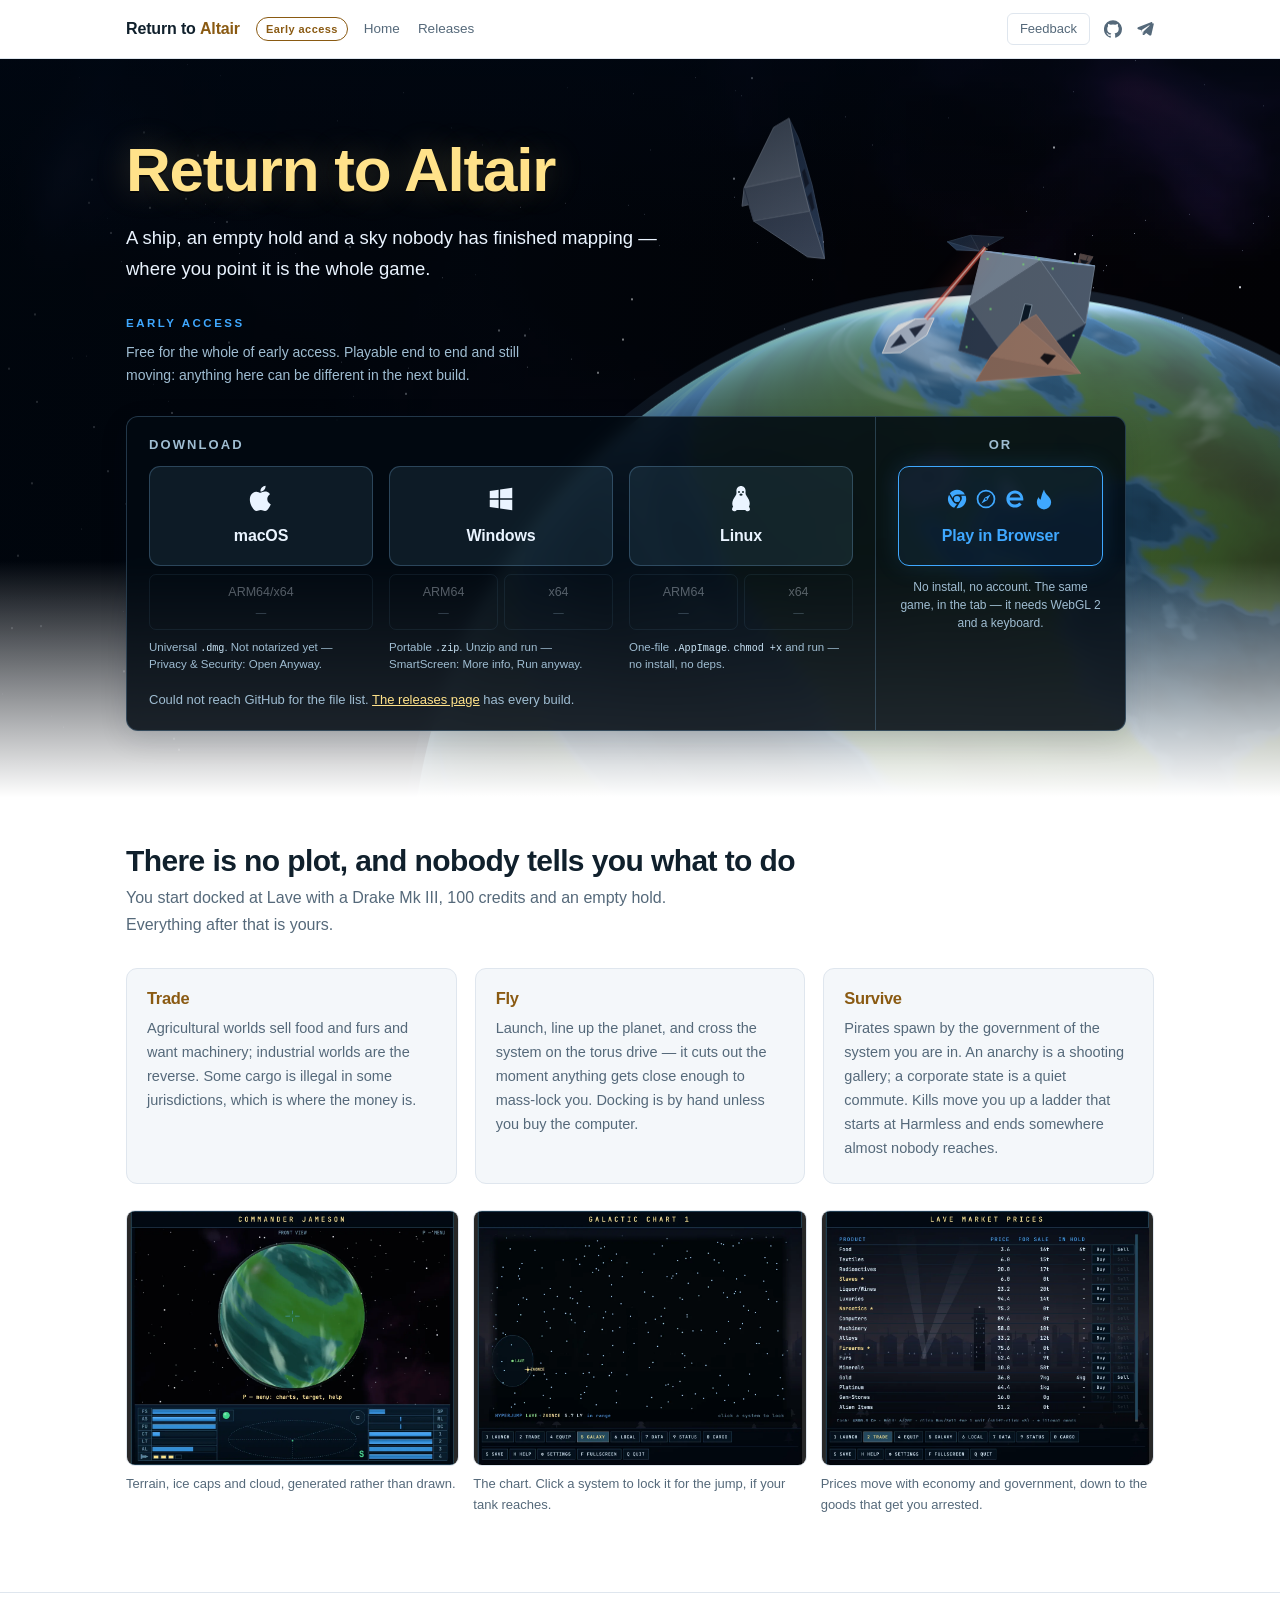
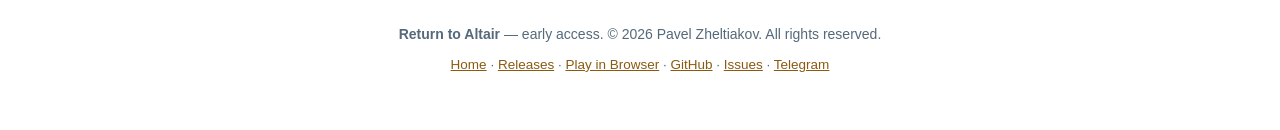
<file: index.html>
<!doctype html>
<html lang="en">
<head>
<meta charset="utf-8">
<meta name="viewport" content="width=device-width, initial-scale=1">
<title>Return to Altair — a ship, an empty hold, and somewhere to be</title>
<!-- The description and the card describe this game and name no other. That used to be a rule
     about advertising only — another game's name in a search snippet stops reading as
     attribution and starts reading as a borrowed audience — and it now holds for the whole
     page, footer included. -->
<meta name="description" content="An early-access space trading and combat game: buy low, jump, sell high, stay alive. Free for the whole of early access — macOS, Windows, Linux and the browser.">
<link rel="icon" href="data:image/svg+xml,%3Csvg xmlns='http://www.w3.org/2000/svg' viewBox='0 0 32 32'%3E%3Crect width='32' height='32' fill='%23000814'/%3E%3Cpath d='M16 4 L28 26 L16 21 L4 26 Z' fill='none' stroke='%23ffe28a' stroke-width='2' stroke-linejoin='round'/%3E%3C/svg%3E">
<meta property="og:title" content="Return to Altair">
<meta property="og:description" content="Trade, fly, survive. A space trading and combat game, free for the whole of early access — on every desktop and in a browser.">
<meta property="og:type" content="website">
<link rel="stylesheet" href="header.css">
<link rel="stylesheet" href="site.css">
</head>
<body data-page="home">

<!-- The shared header. Same markup, same class names and the same header.css as the other sites
     in this family — brand and page links left, feedback and the outbound icons right. -->
<header class="bar"><nav class="nav" aria-label="Site">
  <!-- The non-breaking space is load-bearing: .brand is a flex row, and a flex container trims the
       trailing whitespace off a bare text node — so "Return to" and "Altair" would run together. -->
  <a class="brand" href="index.html" title="Home">Return to&nbsp;<span>Altair</span></a>
  <!-- The version is filled in from the newest release by site.js. Written here as the phase
       alone because a number typed into a page is a number that goes stale in it: this badge
       still read 0.1.0-alpha.1 two releases after that stopped being true, on the same page
       whose panel underneath was naming the right one.

       The phase is spelled out rather than repeated. It used to read "0.1.0-alpha.1 · alpha",
       which says alpha twice — once in the tag, where it is part of the version, and once
       after it, where it was meant to say what the version means. "Early access" is what it
       was trying to say, and is the same two words the hero and the download panel use. -->
  <span class="tag" data-version>Early access</span>
  <div class="links">
    <a href="index.html">Home</a>
    <a href="releases.html">Releases</a>
  </div>
  <div class="links tools">
    <details class="fb">
      <summary>Feedback</summary>
      <div class="fb-pop">
        <a href="https://github.com/pavel-zheltiakov/ReturnToAltair/issues"><svg viewBox="0 0 24 24" aria-hidden="true"><path d="M12 .3a12 12 0 0 0-3.8 23.4c.6.1.8-.3.8-.6v-2c-3.3.7-4-1.6-4-1.6-.5-1.4-1.3-1.8-1.3-1.8-1.1-.7 0-.7 0-.7 1.2 0 1.9 1.2 1.9 1.2 1 1.8 2.8 1.3 3.5 1 0-.8.4-1.3.7-1.6-2.7-.3-5.5-1.3-5.5-6 0-1.2.5-2.3 1.2-3.1-.1-.3-.5-1.5.1-3.2 0 0 1-.3 3.4 1.2a11.5 11.5 0 0 1 6 0c2.3-1.5 3.3-1.2 3.3-1.2.6 1.7.2 2.9.1 3.2.8.8 1.2 1.9 1.2 3.1 0 4.7-2.8 5.7-5.5 6 .4.4.8 1.1.8 2.2v3.3c0 .3.2.7.8.6A12 12 0 0 0 12 .3"/></svg><span><b>GitHub Issues</b><small>A crash, a ship that flies wrong, a price that looks off — in the open, where the answer helps the next commander.</small></span></a>
        <a href="https://t.me/avadevtools/202"><svg viewBox="0 0 24 24" aria-hidden="true"><path d="M21.9 4.6c.3-1.2-.9-2.2-2-1.7L2.7 9.7c-1.2.5-1.1 2.2.1 2.6l4.4 1.4 1.7 5.5c.3 1 1.6 1.3 2.3.5l2.4-2.5 4.5 3.3c.9.6 2.1.2 2.4-.9l3.4-14.9zM8.2 12.9l9.4-5.8c.4-.2.7.3.4.6l-7.7 7.2c-.3.3-.5.6-.5 1l-.3 2.3c0 .3-.5.4-.6.1l-1.1-3.7c-.2-.6.1-1.3.4-1.7z"/></svg><span><b>Telegram</b><small>The game's topic in the AvaDevTools group, for anything shorter than an issue.</small></span></a>
      </div>
    </details>
    <a class="nav-ico" href="https://github.com/pavel-zheltiakov/ReturnToAltair" title="GitHub" aria-label="GitHub"><svg viewBox="0 0 24 24" aria-hidden="true"><path d="M12 .3a12 12 0 0 0-3.8 23.4c.6.1.8-.3.8-.6v-2c-3.3.7-4-1.6-4-1.6-.5-1.4-1.3-1.8-1.3-1.8-1.1-.7 0-.7 0-.7 1.2 0 1.9 1.2 1.9 1.2 1 1.8 2.8 1.3 3.5 1 0-.8.4-1.3.7-1.6-2.7-.3-5.5-1.3-5.5-6 0-1.2.5-2.3 1.2-3.1-.1-.3-.5-1.5.1-3.2 0 0 1-.3 3.4 1.2a11.5 11.5 0 0 1 6 0c2.3-1.5 3.3-1.2 3.3-1.2.6 1.7.2 2.9.1 3.2.8.8 1.2 1.9 1.2 3.1 0 4.7-2.8 5.7-5.5 6 .4.4.8 1.1.8 2.2v3.3c0 .3.2.7.8.6A12 12 0 0 0 12 .3"/></svg></a>
    <a class="nav-ico" href="https://t.me/avadevtools/202" title="Telegram" aria-label="Telegram"><svg viewBox="0 0 24 24" aria-hidden="true"><path d="M21.9 4.6c.3-1.2-.9-2.2-2-1.7L2.7 9.7c-1.2.5-1.1 2.2.1 2.6l4.4 1.4 1.7 5.5c.3 1 1.6 1.3 2.3.5l2.4-2.5 4.5 3.3c.9.6 2.1.2 2.4-.9l3.4-14.9zM8.2 12.9l9.4-5.8c.4-.2.7.3.4.6l-7.7 7.2c-.3.3-.5.6-.5 1l-.3 2.3c0 .3-.5.4-.6.1l-1.1-3.7c-.2-.6.1-1.3.4-1.7z"/></svg></a>
  </div>
</nav></header>

<div class="hero-wrap">
  <!-- The scene is the game's own ships and station, flown live. It is decoration and nothing on
       the page depends on it, so it is hidden from assistive technology and every word over it is
       real text. Without script the canvas stays empty and the hero is dark blue — which is what
       the gradients above it already assume. -->
  <canvas id="scene" aria-hidden="true"></canvas>

  <div class="hero">
    <h1>Return to Altair</h1>
    <!-- One sentence, and deliberately about nothing in particular: it has to still be true of
         whatever this game turns into, so it names what a player has rather than what the
         universe contains. Nothing about scale is claimed here until it is claimed for good. -->
    <p class="lede">
      A ship, an empty hold and a sky nobody has finished mapping — where you point it is the
      whole game.
    </p>
    <!-- The caveat, and the only label the hero carries. It used to sit above the wordmark listing
         the platforms as well, which the three buttons below already say in their own logos — so
         the line kept the two words that are not written anywhere else on the page and came down
         to where the sentence it qualifies is. "Free" then left the label for the sentence: alone
         in a badge it reads as a property of the game and promises something about every build
         there will ever be, and what is actually true is a fact about this phase — which needs a
         sentence, because a phase has to be named. -->
    <p class="eyebrow">Early access</p>
    <p class="note">
      Free for the whole of early access. Playable end to end and still moving: anything here can
      be different in the next build.
    </p>

    <!-- The offer, both halves of it, side by side and both above the fold. Play in Browser was
         under the hero and came out at 880 pixels down a 813-pixel window — the free half of the
         offer, on the page nobody scrolled to. There is a column's worth of room to the right of
         the panel, so it goes there. -->
    <div class="offer">

    <!-- Three platforms, six files, nothing to answer first. The big button is the platform and
         gives the build most people on it want; the two under it are the architectures, each
         naming what it is and what it weighs. Every link is filled in by site.js from the newest
         release, so no version or filename is written down here. -->
    <div class="get">
      <h2>Download</h2>

      <div class="oses">

        <div class="os">
          <a class="os-btn" data-build="macos-universal" href="https://github.com/pavel-zheltiakov/ReturnToAltair/releases/latest">
            <svg viewBox="0 0 24 24" aria-hidden="true"><path d="M17.05 12.04c-.03-2.6 2.12-3.85 2.22-3.91-1.21-1.77-3.09-2.01-3.76-2.04-1.6-.16-3.12.94-3.93.94-.81 0-2.06-.92-3.39-.9-1.74.03-3.35 1.01-4.25 2.57-1.81 3.14-.46 7.79 1.3 10.34.86 1.25 1.89 2.65 3.24 2.6 1.3-.05 1.79-.84 3.36-.84 1.57 0 2.01.84 3.39.81 1.4-.02 2.28-1.27 3.13-2.53.99-1.45 1.4-2.85 1.42-2.92-.03-.01-2.72-1.04-2.75-4.12M14.6 4.6c.71-.87 1.19-2.07 1.06-3.27-1.02.04-2.26.68-3 1.54-.66.77-1.24 2-1.08 3.18 1.14.09 2.31-.58 3.02-1.45"/></svg>
            <b>macOS</b>
          </a>
          <!-- One file, so one link. Two rows here would be the same download twice with two
               different labels, which is a question where there was no choice to make. -->
          <div class="tabs">
            <a class="tab" data-build="macos-universal" href="#">ARM64/x64<i data-size></i></a>
          </div>
          <!-- One line each, and the extension is the first thing on it: it is a fact about the
               platform rather than about either architecture, so it belongs here once and not on
               both tabs twice. What a visitor needs before clicking is what the file is and what
               the operating system will say when they open it; the reasoning is in the release
               notes, which is where somebody who wants it is already going. -->
          <p class="os-hint">Universal <code>.dmg</code>. Not notarized yet — Privacy&nbsp;&amp;&nbsp;Security: Open Anyway.</p>
        </div>

        <div class="os">
          <a class="os-btn" data-build="windows-x64" href="https://github.com/pavel-zheltiakov/ReturnToAltair/releases/latest">
            <svg viewBox="0 0 24 24" aria-hidden="true"><path d="M3 5.6 10.1 4.6v6.8H3zM11.3 4.4 21 3v8.4h-9.7zM3 12.6h7.1v6.8L3 18.4zM11.3 12.6H21V21l-9.7-1.4z"/></svg>
            <b>Windows</b>
          </a>
          <div class="tabs">
            <a class="tab" data-build="windows-arm64" href="#">ARM64<i data-size></i></a>
            <a class="tab" data-build="windows-x64" href="#">x64<i data-size></i></a>
          </div>
          <p class="os-hint">Portable <code>.zip</code>. Unzip and run — SmartScreen: More info, Run anyway.</p>
        </div>

        <div class="os">
          <a class="os-btn" data-build="linux-x64" href="https://github.com/pavel-zheltiakov/ReturnToAltair/releases/latest">
            <!-- The eyes are holes rather than shapes: fill-rule="evenodd" lets the button's own
                 background through them, so the penguin follows the text colour on hover. -->
            <svg viewBox="0 0 24 24" aria-hidden="true"><path fill-rule="evenodd" d="M12 1.6c-2.1 0-3.7 1.7-3.7 3.9 0 .6.1 1.1.1 1.6 0 .9-.3 1.6-.9 2.4C6 11.6 5 13.5 5 15.5c0 1 .2 1.8.7 2.4-.5.8-.9 1.6-.9 2.3 0 .9.7 1.5 1.8 1.5.9 0 1.6-.4 2-1h6.8c.4.6 1.1 1 2 1 1.1 0 1.8-.6 1.8-1.5 0-.7-.4-1.5-.9-2.3.5-.6.7-1.4.7-2.4 0-2-1-3.9-2.5-6-.6-.8-.9-1.5-.9-2.4 0-.5.1-1 .1-1.6 0-2.2-1.6-3.9-3.7-3.9ZM10.4 5.5a.8.8 0 1 0 0 1.6.8.8 0 0 0 0-1.6ZM13.6 5.5a.8.8 0 1 0 0 1.6.8.8 0 0 0 0-1.6ZM12 7.3l1.5 1.2c-.4.5-.9.8-1.5.8s-1.1-.3-1.5-.8L12 7.3Z"/></svg>
            <b>Linux</b>
          </a>
          <div class="tabs">
            <a class="tab" data-build="linux-arm64" href="#">ARM64<i data-size></i></a>
            <a class="tab" data-build="linux-x64" href="#">x64<i data-size></i></a>
          </div>
          <p class="os-hint">One-file <code>.AppImage</code>. <code>chmod +x</code> and run — no install, no deps.</p>
        </div>

      </div>

      <p class="dl-note" id="download-note">Looking up the newest build…</p>
    </div>

      <!-- Built like a platform button and standing on the same line as the three of them, because
           that is what it is: a fourth way to get the game, and the one that asks for nothing. Its
           own colour, so it is not mistaken for a fourth operating system. -->
      <div class="play-side">
        <h2>Or</h2>
        <!-- Four marks instead of one, because the answer to "will it run on mine" is the whole
             point of this button, and the other three buttons answer it with a logo too. Drawn
             here rather than fetched: simplified silhouettes in the page's own colour, so there is
             no brand artwork on this site and no request to a CDN to render it.

             Twenty-two pixels is the whole budget, and it is what decides which simplification is
             allowed. Chrome and Safari survive it because each is one bold outline with a single
             cut through it. Edge's wave and Firefox's fox do not: traced faithfully they arrive as
             two grey smudges, which answers the question with a shape nobody can name. So the two
             of them are drawn as the thing each browser is called instead of the thing its current
             logo is — the letter and the flame — which is what a reader has to recognise anyway,
             and which is still legible at this size. -->
        <a class="play" href="play/">
          <span class="browsers" aria-hidden="true">
            <svg viewBox="0 0 24 24"><path d="M12 2a10 10 0 0 1 8.66 5H12.5a5.5 5.5 0 0 0-5.28 4L4.2 5.8A9.97 9.97 0 0 1 12 2Z"/><path d="M3.35 7.35 7.4 14.4a5.5 5.5 0 0 0 4.55 3.08L8.9 21.6A10 10 0 0 1 3.35 7.35Z"/><path d="M21.4 8.5A10 10 0 0 1 12 22h-.6l4.06-7.03A5.5 5.5 0 0 0 16.6 8.5Z"/><circle cx="12" cy="12" r="3.4"/></svg>
            <svg viewBox="0 0 24 24"><path fill-rule="evenodd" d="M12 1.8a10.2 10.2 0 1 0 0 20.4 10.2 10.2 0 0 0 0-20.4Zm0 1.9a8.3 8.3 0 1 1 0 16.6 8.3 8.3 0 0 1 0-16.6Z"/><path d="M17 7 10.6 10.6 7 17l6.4-3.6L17 7Zm-5 4a1 1 0 1 1 0 2 1 1 0 0 1 0-2Z"/></svg>
            <svg viewBox="0 0 24 24"><path fill-rule="evenodd" d="M12 2.6C6.8 2.6 2.6 6.8 2.6 12S6.8 21.4 12 21.4c3 0 5.6-1.4 7.3-3.5l-2.6-2a6.1 6.1 0 0 1-4.7 2.2 6.1 6.1 0 0 1-5.9-4.5h14.9c.1-.5.1-1 .1-1.6 0-5.2-4-9.4-9.1-9.4Zm-5.9 7.7A6.1 6.1 0 0 1 12 6.1a6.1 6.1 0 0 1 5.9 4.2H6.1Z"/></svg>
            <svg viewBox="0 0 24 24"><path d="M12 1.6c.7 3.2 2.4 5 4.2 6.9 2 2.1 3.6 4.2 3.6 7.1a7.8 7.8 0 0 1-15.6 0c0-2.3.9-4.1 2.2-5.7.2 1.4.8 2.4 1.9 2.9.8-3.6 1.7-7.3 3.7-11.2Z"/></svg>
          </span>
          <b>Play in Browser</b>
        </a>
        <p class="play-note">
          No install, no account. The same game, in the tab — it needs WebGL&nbsp;2 and a keyboard.
        </p>
      </div>

    </div>
  </div>
</div>

<section><div class="wrap">
  <h2 class="sec-h">There is no plot, and nobody tells you what to do</h2>
  <p class="sub">
    You start docked at Lave with a Drake Mk III, 100 credits and an empty hold. Everything after
    that is yours.
  </p>

  <div class="grid">
    <div class="card">
      <h3>Trade</h3>
      <p>
        Agricultural worlds sell food and furs and want machinery; industrial worlds are the
        reverse. Some cargo is illegal in some jurisdictions, which is where the money is.
      </p>
    </div>
    <div class="card">
      <h3>Fly</h3>
      <p>
        Launch, line up the planet, and cross the system on the torus drive — it cuts out the
        moment anything gets close enough to mass-lock you. Docking is by hand unless you buy the
        computer.
      </p>
    </div>
    <div class="card">
      <h3>Survive</h3>
      <p>
        Pirates spawn by the government of the system you are in. An anarchy is a shooting gallery;
        a corporate state is a quiet commute. Kills move you up a ladder that starts at Harmless
        and ends somewhere almost nobody reaches.
      </p>
    </div>
  </div>

  <div class="shots">
    <figure>
      <img src="screenshots/flight.webp" alt="Approaching a planet in flight, with the dashboard and scanner below" loading="lazy" width="1120" height="860">
      <figcaption>Terrain, ice caps and cloud, generated rather than drawn.</figcaption>
    </figure>
    <figure>
      <img src="screenshots/chart.webp" alt="The galactic chart showing all 256 systems of galaxy one" loading="lazy" width="1120" height="860">
      <figcaption>The chart. Click a system to lock it for the jump, if your tank reaches.</figcaption>
    </figure>
    <figure>
      <img src="screenshots/market.webp" alt="The market prices screen at Lave" loading="lazy" width="1120" height="860">
      <figcaption>Prices move with economy and government, down to the goods that get you arrested.</figcaption>
    </figure>
  </div>
</div></section>

<footer>
  <!-- A footer is read years after it is written, so it says only what does not expire: the name
       of the thing, where it is in its life, and one copyright line. It used to carry a
       paragraph of provenance and a claim about price — a description of how the project stands
       today, written in the tense of a promise. What a build costs is a fact about that build,
       and it belongs next to the button that hands it over. The author is named once, here, and
       nowhere else on the page. Comments ship too: this one is in the published source. -->
  <p>
    <strong>Return to Altair</strong> — early access.
    © 2026 Pavel Zheltiakov. All rights reserved.
  </p>
  <p class="thin">
    <a href="index.html">Home</a> ·
    <a href="releases.html">Releases</a> ·
    <a href="play/">Play in Browser</a> ·
    <a href="https://github.com/pavel-zheltiakov/ReturnToAltair">GitHub</a> ·
    <a href="https://github.com/pavel-zheltiakov/ReturnToAltair/issues">Issues</a> ·
    <a href="https://t.me/avadevtools/202">Telegram</a>
  </p>
</footer>

<script src="ships.js" defer></script>
<script src="scene.js" defer></script>
<script src="site.js" defer></script>
</body>
</html>
</file>
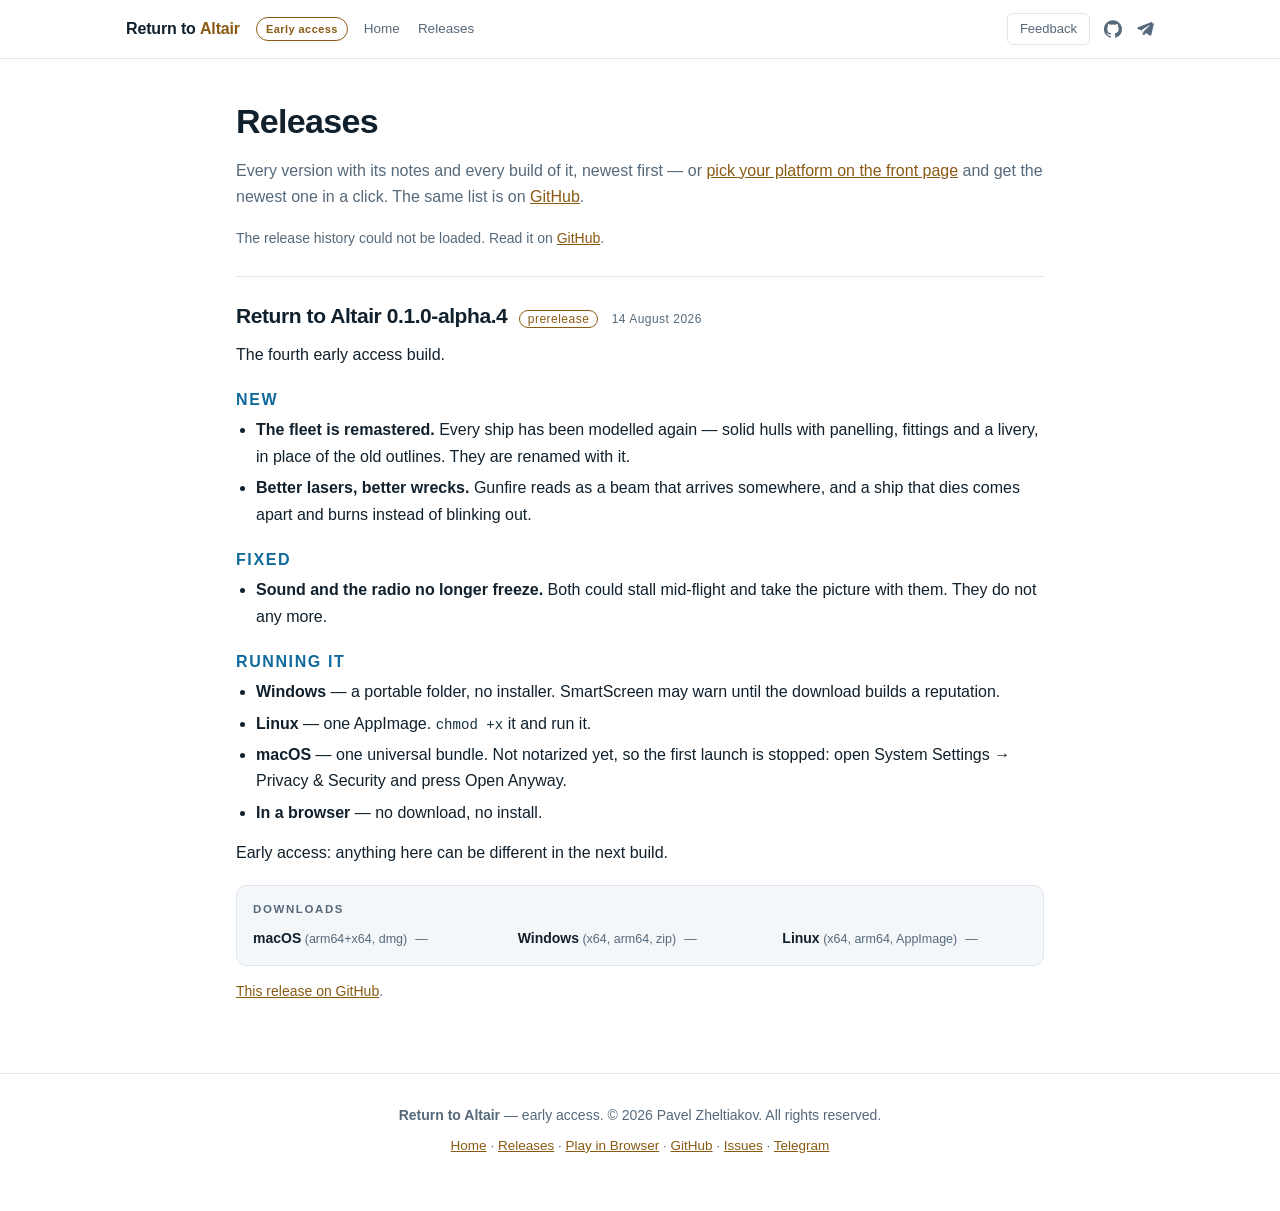
<file: releases.html>
<!doctype html>
<html lang="en">
<head>
<meta charset="utf-8">
<meta name="viewport" content="width=device-width, initial-scale=1">
<title>Releases — Return to Altair</title>
<meta name="description" content="Every version of Return to Altair with its notes and every build of it, newest first.">
<link rel="icon" href="data:image/svg+xml,%3Csvg xmlns='http://www.w3.org/2000/svg' viewBox='0 0 32 32'%3E%3Crect width='32' height='32' fill='%23000814'/%3E%3Cpath d='M16 4 L28 26 L16 21 L4 26 Z' fill='none' stroke='%23ffe28a' stroke-width='2' stroke-linejoin='round'/%3E%3C/svg%3E">
<link rel="stylesheet" href="header.css">
<link rel="stylesheet" href="site.css">
<script src="releases-local.js"></script>
</head>
<body data-page="releases">

<!-- The shared header. Same markup, same class names and the same header.css as every other page. -->
<header class="bar"><nav class="nav" aria-label="Site">
  <a class="brand" href="index.html" title="Home">Return to&nbsp;<span>Altair</span></a>
  <!-- Filled in from the newest release by site.js — see the note in index.html. -->
  <span class="tag" data-version>Early access</span>
  <div class="links">
    <a href="index.html">Home</a>
    <a href="releases.html">Releases</a>
  </div>
  <div class="links tools">
    <details class="fb">
      <summary>Feedback</summary>
      <div class="fb-pop">
        <a href="https://github.com/pavel-zheltiakov/ReturnToAltair/issues"><svg viewBox="0 0 24 24" aria-hidden="true"><path d="M12 .3a12 12 0 0 0-3.8 23.4c.6.1.8-.3.8-.6v-2c-3.3.7-4-1.6-4-1.6-.5-1.4-1.3-1.8-1.3-1.8-1.1-.7 0-.7 0-.7 1.2 0 1.9 1.2 1.9 1.2 1 1.8 2.8 1.3 3.5 1 0-.8.4-1.3.7-1.6-2.7-.3-5.5-1.3-5.5-6 0-1.2.5-2.3 1.2-3.1-.1-.3-.5-1.5.1-3.2 0 0 1-.3 3.4 1.2a11.5 11.5 0 0 1 6 0c2.3-1.5 3.3-1.2 3.3-1.2.6 1.7.2 2.9.1 3.2.8.8 1.2 1.9 1.2 3.1 0 4.7-2.8 5.7-5.5 6 .4.4.8 1.1.8 2.2v3.3c0 .3.2.7.8.6A12 12 0 0 0 12 .3"/></svg><span><b>GitHub Issues</b><small>A crash, a ship that flies wrong, a price that looks off — in the open, where the answer helps the next commander.</small></span></a>
        <a href="https://t.me/avadevtools/202"><svg viewBox="0 0 24 24" aria-hidden="true"><path d="M21.9 4.6c.3-1.2-.9-2.2-2-1.7L2.7 9.7c-1.2.5-1.1 2.2.1 2.6l4.4 1.4 1.7 5.5c.3 1 1.6 1.3 2.3.5l2.4-2.5 4.5 3.3c.9.6 2.1.2 2.4-.9l3.4-14.9zM8.2 12.9l9.4-5.8c.4-.2.7.3.4.6l-7.7 7.2c-.3.3-.5.6-.5 1l-.3 2.3c0 .3-.5.4-.6.1l-1.1-3.7c-.2-.6.1-1.3.4-1.7z"/></svg><span><b>Telegram</b><small>The game's topic in the AvaDevTools group, for anything shorter than an issue.</small></span></a>
      </div>
    </details>
    <a class="nav-ico" href="https://github.com/pavel-zheltiakov/ReturnToAltair" title="GitHub" aria-label="GitHub"><svg viewBox="0 0 24 24" aria-hidden="true"><path d="M12 .3a12 12 0 0 0-3.8 23.4c.6.1.8-.3.8-.6v-2c-3.3.7-4-1.6-4-1.6-.5-1.4-1.3-1.8-1.3-1.8-1.1-.7 0-.7 0-.7 1.2 0 1.9 1.2 1.9 1.2 1 1.8 2.8 1.3 3.5 1 0-.8.4-1.3.7-1.6-2.7-.3-5.5-1.3-5.5-6 0-1.2.5-2.3 1.2-3.1-.1-.3-.5-1.5.1-3.2 0 0 1-.3 3.4 1.2a11.5 11.5 0 0 1 6 0c2.3-1.5 3.3-1.2 3.3-1.2.6 1.7.2 2.9.1 3.2.8.8 1.2 1.9 1.2 3.1 0 4.7-2.8 5.7-5.5 6 .4.4.8 1.1.8 2.2v3.3c0 .3.2.7.8.6A12 12 0 0 0 12 .3"/></svg></a>
    <a class="nav-ico" href="https://t.me/avadevtools/202" title="Telegram" aria-label="Telegram"><svg viewBox="0 0 24 24" aria-hidden="true"><path d="M21.9 4.6c.3-1.2-.9-2.2-2-1.7L2.7 9.7c-1.2.5-1.1 2.2.1 2.6l4.4 1.4 1.7 5.5c.3 1 1.6 1.3 2.3.5l2.4-2.5 4.5 3.3c.9.6 2.1.2 2.4-.9l3.4-14.9zM8.2 12.9l9.4-5.8c.4-.2.7.3.4.6l-7.7 7.2c-.3.3-.5.6-.5 1l-.3 2.3c0 .3-.5.4-.6.1l-1.1-3.7c-.2-.6.1-1.3.4-1.7z"/></svg></a>
  </div>
</nav></header>

<section class="releases">
  <h2>Releases</h2>
  <p class="lede">
    Every version with its notes and every build of it, newest first — or
    <a href="index.html">pick your platform on the front page</a> and get the newest one in a click.
    The same list is on <a href="https://github.com/pavel-zheltiakov/ReturnToAltair/releases">GitHub</a>.
  </p>

  <!-- Filled by site.js from the GitHub API, with the release being prepared — which has no tag
       yet, and so no GitHub release — from releases-local.js in front of it. Without script this
       paragraph is what remains, and it goes somewhere useful. -->
  <div id="releases" class="rel-list">
    <p class="footnote">
      Loading the release history… if it does not appear, read it on
      <a href="https://github.com/pavel-zheltiakov/ReturnToAltair/releases">GitHub</a>.
    </p>
  </div>
</section>

<footer>
  <p>
    <strong>Return to Altair</strong> — early access.
    © 2026 Pavel Zheltiakov. All rights reserved.
  </p>
  <p class="thin">
    <a href="index.html">Home</a> ·
    <a href="releases.html">Releases</a> ·
    <a href="play/">Play in Browser</a> ·
    <a href="https://github.com/pavel-zheltiakov/ReturnToAltair">GitHub</a> ·
    <a href="https://github.com/pavel-zheltiakov/ReturnToAltair/issues">Issues</a> ·
    <a href="https://t.me/avadevtools/202">Telegram</a>
  </p>
</footer>

<script src="site.js" defer></script>
</body>
</html>
</file>
<file: header.css>
/*
 * The shared header — one component, used by every page of every one of these projects.
 *
 * Structure and class names are the ones AvaDevTools uses, so the two sites read as the same product
 * family: brand and the page's own links on the left, feedback and the outbound icons pushed to the
 * right. Nothing here names a colour. Every value comes from a custom property the host stylesheet
 * defines, which is why the identical markup renders in this site's green palette and in AvaDevTools'
 * blue one without a fork.
 *
 * Required from the host: --bar (the bar's height) and --bg-alt --panel --line --text --dim --accent.
 *
 * The feedback popup is a <details>. Disclosure is something HTML already does, so the header needs no
 * script — which matters, because the generated reference pages have none and are meant to keep working
 * from a file:// URL.
 */

.bar {
  position: sticky;
  top: 0;
  z-index: 20;
  background: var(--panel);
  border-bottom: 1px solid var(--line);
}

.bar .nav {
  display: flex;
  align-items: center;
  gap: 16px;
  height: var(--bar);
  padding: 0 22px;
}

.brand {
  display: flex;
  align-items: center;
  font-weight: 650;
  font-size: 16px;
  letter-spacing: -0.01em;
  color: var(--text);
  text-decoration: none;
  white-space: nowrap;
}

/* No gap on .brand — a name split across two spans is one word, and a gap would put a space inside it.
   The dot, where a site uses one, carries its own margin. */
.brand .dot {
  width: 10px;
  height: 10px;
  margin-right: 9px;
  border-radius: 50%;
  background: var(--accent);
  box-shadow: 0 0 10px var(--accent);
}

.brand span { color: var(--accent); }

.tag {
  font-size: 11px;
  font-weight: 600;
  letter-spacing: 0.04em;
  color: var(--accent);
  border: 1px solid var(--accent);
  border-radius: 999px;
  padding: 2px 9px;
  white-space: nowrap;
}

/* Direct children only. The popup hanging off the feedback button is full of prose that has to wrap,
   and it lives inside .links — so a descendant selector here would set nowrap on it and push it off
   the side of the screen. */
.bar .links { display: flex; align-items: center; gap: 18px; }
.bar .links > a { color: var(--dim); text-decoration: none; font-size: 13.5px; white-space: nowrap; }
.bar .links > a:hover { color: var(--text); }

.bar .tools { margin-left: auto; gap: 14px; }

.nav-ico { display: flex; align-items: center; color: var(--dim); }
.nav-ico svg { width: 18px; height: 18px; fill: currentColor; }
.nav-ico:hover { color: var(--text); }

/* ---- feedback ---- */

.fb { position: relative; }

.fb > summary {
  list-style: none;
  cursor: pointer;
  user-select: none;
  padding: 4px 12px;
  font-size: 13px;
  color: var(--dim);
  border: 1px solid var(--line);
  border-radius: 6px;
}

.fb > summary::-webkit-details-marker { display: none; }
.fb > summary:hover, .fb[open] > summary { color: var(--text); border-color: var(--accent); }

.fb-pop {
  position: absolute;
  top: calc(100% + 10px);
  right: 0;
  z-index: 30;
  width: 274px;
  padding: 6px;
  background: var(--panel);
  border: 1px solid var(--line);
  border-radius: 10px;
  box-shadow: 0 12px 32px rgb(0 0 0 / 35%);
}

.fb-pop a {
  display: flex;
  gap: 10px;
  align-items: flex-start;
  padding: 9px 10px;
  border-radius: 7px;
  color: var(--text);
  font-size: 13.5px;
  text-decoration: none;
}

.fb-pop a:hover { background: var(--bg-alt); }
.fb-pop a > span { min-width: 0; }
.fb-pop svg { width: 17px; height: 17px; fill: var(--dim); flex: none; margin-top: 2px; }
.fb-pop a:hover svg { fill: var(--accent); }
.fb-pop b { display: block; font-weight: 600; line-height: 1.35; }
.fb-pop small { display: block; margin-top: 1px; color: var(--dim); font-size: 12px; line-height: 1.45; }

/* ---- narrow ----
   The page links drop to their own row; the brand and the outbound links stay on the first one, because
   those are the two things worth reaching without thinking. */

/* The bar is two rows below this width, so --bar — which is what anything scrolling to an anchor subtracts —
   has to grow with it. That override lives in site.css and api.css rather than here, because both of them
   load after this file and would otherwise put the 58px back. */

@media (max-width: 860px) {
  .bar .nav { flex-wrap: wrap; height: auto; padding: 10px 16px; row-gap: 10px; }
  .bar .links:not(.tools) { order: 1; width: 100%; gap: 16px; flex-wrap: wrap; row-gap: 8px; }
  .fb-pop { width: min(274px, calc(100vw - 32px)); }
}
</file>
<file: site.css>
/*
 * The landing page and the releases page. One stylesheet, no framework, no build step — the same
 * arrangement as the other sites in this family, and the same header.css above it.
 *
 * The palette is the game's own, from web/style.css: a near-black blue, a HUD cyan, and the gold
 * the wordmark is drawn in. Gold is the accent because gold is what the title screen says the
 * product is called in; cyan belongs to the instruments and is used here for the same job — the
 * thing that lights up when you touch it.
 *
 * Dark by default, because the game is a black screen. The reader's own setting still wins for the
 * body of the page: someone in light mode reading release notes has been told nothing by a black
 * page except that the page does not care about them. The hero is the exception and fixes its own
 * colours, because it stands on a canvas that is night whatever the reader prefers.
 */

:root {
  --bg: #000814;
  --bg-alt: #04101d;
  --panel: #020a12;
  --line: #16324a;
  --text: #d7eeff;
  --dim: #7ea3ba;
  --accent: #ffe28a;
  --accent-ink: #1a1103;
  --glow: #3fa8ff;
  --bad: #ff5a5a;
  --code: #cbe6f8;
  --codebg: #010810;
  --shadow: 0 10px 34px rgb(0 0 0 / 55%);
  --bar: 58px;
}

@media (prefers-color-scheme: light) {
  :root {
    --bg: #ffffff;
    --bg-alt: #f4f7fa;
    --panel: #ffffff;
    --line: #dfe6ee;
    --text: #10202c;
    --dim: #55697a;
    /* Gold on white is not a colour, it is a smudge. The accent keeps its identity by going
       down rather than by changing hue — the same bronze the wordmark's shadow uses. */
    --accent: #8a5a12;
    --accent-ink: #ffffff;
    --glow: #106a9c;
    --bad: #b3241f;
    --code: #16303f;
    --codebg: #f1f5f8;
    --shadow: 0 8px 28px rgb(12 26 40 / 12%);
  }
}

* { box-sizing: border-box; }

body {
  margin: 0;
  background: var(--bg);
  color: var(--text);
  font: 16px/1.65 -apple-system, BlinkMacSystemFont, "Segoe UI", Roboto, Helvetica, Arial, sans-serif;
  -webkit-font-smoothing: antialiased;
}

img { max-width: 100%; height: auto; display: block; }
a { color: var(--accent); }
h1, h2, h3 { letter-spacing: -0.02em; line-height: 1.2; }

code {
  font-family: ui-monospace, SFMono-Regular, "SF Mono", Menlo, Consolas, monospace;
  font-size: 0.88em;
  color: var(--code);
}

pre {
  margin: 0 0 16px;
  padding: 12px 14px;
  overflow-x: auto;
  background: var(--codebg);
  border: 1px solid var(--line);
  border-radius: 8px;
}

.wrap { max-width: 1080px; margin: 0 auto; padding: 0 26px; }

/* The top bar is header.css — the same file, markup and class names as every other site here. It
   reads the properties above and nothing else.

   One thing it does not know is how wide this site's column is, so the alignment is set here: the
   same 1080 and the same 26 as `.wrap` and `.hero` above, which is what puts the brand over the
   headline and the outbound icons over the panel's right edge. Left in header.css the bar is full
   bleed, which on a 2560-wide monitor is a brand a foot to the left of everything it names. This
   override rather than a fork, because header.css is shared with the other sites in this family
   and loads before this file. */
.bar .nav { max-width: 1080px; margin: 0 auto; padding: 0 26px; }

/* ---- hero ----------------------------------------------------------------------------------
   The scene behind the words is a canvas, not an image: ships out of the game's own model tables,
   fighting over a Coriolis station. See scene.js. Inside .hero-wrap the palette stops following
   the page and pins itself dark, so a light-mode reader gets a dark hero rather than black text
   on a night sky. */

.hero-wrap {
  position: relative;
  isolation: isolate;
  overflow: hidden;
  background: #000814;

  --text: #eaf4ff;
  --dim: #9fbdd2;
  --line: rgb(127 190 235 / 26%);
  --bg-alt: rgb(127 190 235 / 10%);
  /* Opaque enough to stand in front of a sunlit planet. The scene behind the panel is the whole
     right-hand half of the hero, and a lit limb crossing a paragraph is a paragraph nobody reads
     at exactly the moment they are deciding whether to download it. */
  --panel: rgb(2 10 18 / 86%);
  --accent: #ffe28a;
  --accent-ink: #1a1103;
  --glow: #3fa8ff;
  --code: #cbe6f8;
}

#scene {
  position: absolute;
  inset: 0;
  z-index: -2;
  width: 100%;
  height: 100%;
  display: block;
}

/* Two scrims, doing two different jobs. The first darkens the left, where the words are, and
   leaves the right — the planet and the station — alone. The second lands the hero on the page
   below it instead of ending at a line. */
.hero-wrap::before,
.hero-wrap::after {
  content: "";
  position: absolute;
  inset: 0;
  z-index: -1;
  pointer-events: none;
}

.hero-wrap::before {
  background: linear-gradient(96deg, rgb(0 6 14 / 88%) 0%, rgb(0 6 14 / 62%) 42%,
                                     rgb(0 6 14 / 8%) 74%, rgb(0 6 14 / 0%) 100%);
}

.hero-wrap::after {
  background: linear-gradient(180deg, rgb(0 8 20 / 55%) 0%, rgb(0 8 20 / 0%) 26%,
                                      rgb(0 8 20 / 0%) 68%, var(--bg) 100%);
}

.hero {
  position: relative;
  max-width: 1080px;
  margin: 0 auto;
  padding: 74px 26px 66px;
}

.eyebrow {
  margin: 0 0 8px;
  font-size: 11.5px;
  font-weight: 600;
  letter-spacing: 0.22em;
  text-transform: uppercase;
  color: var(--glow);
}

.hero h1 {
  margin: 0 0 16px;
  max-width: 15ch;
  font-size: clamp(34px, 6vw, 62px);
  font-weight: 700;
  color: var(--accent);
  text-shadow: 0 2px 0 rgb(0 0 0 / 55%), 0 0 34px rgb(255 226 138 / 22%);
}

.hero p.lede {
  margin: 0 0 30px;
  max-width: 52ch;
  font-size: clamp(16px, 1.6vw, 18.5px);
  color: var(--text);
}

.hero p.lede b { color: var(--accent); font-weight: 600; }

/* The caveat under the pitch. Smaller and dimmer than the sentence above it because it is a
   condition on that sentence rather than a second one — but it is not a footnote, and it is not
   hidden at the bottom of the page where nobody deciding whether to download would read it. */
.hero p.note {
  margin: 0 0 28px;
  max-width: 52ch;
  font-size: 14px;
  color: var(--dim);
}

/* ---- the download panel ---------------------------------------------------------------------
   One column per platform: a big button that gives the build most people on it want, and under it
   the two architectures, each naming its own file extension. Nothing has to be answered before a
   download appears — every file on offer is on screen and one click away, which a picker with two
   questions in front of it is not.

   Beside it, in the room left over, the other half of the offer: the build that costs the visitor
   nothing. Both halves are in the hero because both have to be on screen at once — the free one
   was below the fold, and an offer nobody scrolls to is not an offer. */

/* One panel, two halves, a line between them. Two separate cards would have read as two products,
   and the right-hand half sits over the planet — where unbacked text is a paragraph nobody can
   read at the one moment they are deciding. */
.offer {
  display: flex;
  align-items: stretch;
  max-width: 1000px;
  background: var(--panel);
  border: 1px solid var(--line);
  border-radius: 12px;
  backdrop-filter: blur(7px);
  box-shadow: var(--shadow);
}

.get {
  flex: 1 1 auto;
  min-width: 0;
  padding: 20px 22px 20px;
}

/* Both halves are titled the same way and at the same height, which is what puts the four buttons
   under them on one line. */
.get h2, .play-side h2 {
  margin: 0 0 14px;
  font-size: 13px;
  font-weight: 600;
  letter-spacing: 0.16em;
  text-transform: uppercase;
  color: var(--dim);
}

/* `minmax(0, 1fr)` rather than `1fr`, which is `minmax(auto, 1fr)` and so cannot go narrower than
   its widest unbreakable line. The Linux column has two nowrap tabs and was the widest, so it took
   a share of the row the other two did not get and the three platforms came out three different
   sizes — the file names deciding the layout. A zero minimum means the three columns are the same
   width whatever is written in them. */
.oses { display: grid; grid-template-columns: repeat(3, minmax(0, 1fr)); gap: 16px; }

.os { display: flex; flex-direction: column; }

/* One recipe for all four buttons, the three platforms and the browser. Sharing the box rather
   than matching two heights by hand is what keeps them on one line in every font on every system —
   a fixed height here would be right on this machine and eight pixels out on somebody else's. */
.os-btn, .play {
  display: flex;
  flex-direction: column;
  align-items: center;
  gap: 9px;
  padding: 17px 10px 15px;
  text-decoration: none;
  border: 1px solid var(--line);
  border-radius: 11px;
  transition: border-color 0.14s, color 0.14s, box-shadow 0.14s;
}

.os-btn { color: var(--text); background: var(--bg-alt); }

.os-btn svg, .play svg { width: 30px; height: 30px; fill: currentColor; }
.os-btn b, .play b { font-size: 16px; font-weight: 650; letter-spacing: -0.01em; }

.os-btn:hover {
  color: var(--accent);
  border-color: var(--accent);
  box-shadow: 0 0 24px rgb(255 226 138 / 16%);
}

.tabs { display: flex; gap: 6px; margin-top: 8px; }

.tab {
  flex: 1;
  min-width: 0;
  padding: 7px 3px;
  text-align: center;
  font-size: 12.5px;
  text-decoration: none;
  /* One line or nothing: "ARM 64 (*.AppImage)" wrapping puts one tab a row taller than the one
     beside it, and two buttons of different heights read as two different kinds of thing. */
  white-space: nowrap;
  overflow: hidden;
  text-overflow: ellipsis;
  color: var(--text);
  border: 1px solid var(--line);
  border-radius: 7px;
  transition: border-color 0.14s, color 0.14s;
}

.tab:hover { color: var(--glow); border-color: var(--glow); }
.tab:hover i { color: var(--glow); }

/* The architecture is the tab's name and its weight goes on a second line under it. The extension
   is not on the tab: it is the same for both tabs of a platform, so it was printed twice per
   column and was the longest run of characters in the panel — which, in columns that are all one
   width, is a file name spending the room the two tabs have to share. It is said once in the hint
   below instead, and in full in the link's title. The second line is reserved whether or not there
   is a size to put in it yet, so the panel does not resize under the pointer when the release list
   arrives. */
.tab i {
  display: block;
  min-height: 1.2em;
  margin-top: 2px;
  font-style: normal;
  font-size: 10.5px;
  color: var(--dim);
}

/* A build this release has not got. It keeps its place and stops being a link, so the row is
   always the same two files and a gap is visible as a gap rather than as a shorter list. */
.tab[aria-disabled="true"] { opacity: 0.34; pointer-events: none; }

.os-hint {
  margin: 9px 0 0;
  font-size: 11.5px;
  line-height: 1.5;
  color: var(--dim);
}

.dl-note {
  margin: 16px 0 0;
  min-height: 1.5em;
  font-size: 13px;
  color: var(--dim);
}

.dl-note a { color: var(--accent); }

/* ---- play in the browser --------------------------------------------------------------------
   The second column of the offer: beside the panel, not inside it. It is a different kind of
   answer to the same question, so it is set apart by the word between them rather than dressed as
   a fourth platform button. */

.play-side {
  flex: 0 0 250px;
  padding: 20px 22px;
  border-left: 1px solid var(--line);
  text-align: center;
}

.play {
  color: var(--glow);
  border-color: var(--glow);
  background: rgb(63 168 255 / 8%);
  box-shadow: 0 0 26px rgb(63 168 255 / 14%);
}

/* Four marks in the space one logo has, so the row of icons is the same height as the row of
   logos beside it and the four buttons stay one row rather than four boxes of different sizes. */
.browsers { display: flex; align-items: center; gap: 7px; height: 30px; }
.play .browsers svg { width: 22px; height: 22px; }

.play:hover { color: #fff; background: rgb(63 168 255 / 16%); box-shadow: 0 0 34px rgb(63 168 255 / 34%); }

/* Where the architecture tabs are on the other side of the line, and for the same reason: what the
   button above it costs you. */
.play-note { margin: 12px 0 0; font-size: 12px; line-height: 1.5; color: var(--dim); }

/* ---- what it is -----------------------------------------------------------------------------
   Three claims and the screenshots that back them. Anything longer belongs in the README, which
   is one click away and is where somebody who wants the detail is already going. */

section { padding: 46px 0; }

.sec-h {
  margin: 0 0 6px;
  font-size: clamp(22px, 2.6vw, 30px);
}

.sub { margin: 0 0 30px; max-width: 62ch; color: var(--dim); }

.grid {
  display: grid;
  grid-template-columns: repeat(auto-fit, minmax(260px, 1fr));
  gap: 18px;
}

.card {
  padding: 20px 20px 22px;
  background: var(--bg-alt);
  border: 1px solid var(--line);
  border-radius: 11px;
}

.card h3 { margin: 0 0 8px; font-size: 16.5px; color: var(--accent); }
.card p { margin: 0; font-size: 14.5px; color: var(--dim); }

.shots {
  display: grid;
  grid-template-columns: repeat(auto-fit, minmax(300px, 1fr));
  gap: 14px;
  margin-top: 26px;
}

.shots figure { margin: 0; }

.shots img {
  width: 100%;
  border: 1px solid var(--line);
  border-radius: 9px;
  background: #000814;
}

.shots figcaption { margin-top: 7px; font-size: 13px; color: var(--dim); }

/* ---- releases -------------------------------------------------------------------------------
   The list is fetched from the public repository's releases; the cards are built in site.js. */

.releases { max-width: 860px; margin: 0 auto; padding: 42px 26px 20px; }
.releases h2 { margin: 0 0 8px; font-size: clamp(24px, 3vw, 34px); }
.lede { color: var(--dim); }

.rel {
  padding: 26px 0 6px;
  border-top: 1px solid var(--line);
  margin-top: 26px;
}

.rel:first-child { border-top: 0; }
.rel h3 { margin: 0 0 14px; font-size: 21px; }

.rel-pre, .rel-date {
  font-size: 12px;
  font-weight: 500;
  letter-spacing: 0.04em;
  color: var(--dim);
  white-space: nowrap;
}

.rel-pre {
  color: var(--accent);
  border: 1px solid var(--accent);
  border-radius: 999px;
  padding: 1px 8px;
  margin-left: 6px;
}

.rel-date { margin-left: 8px; }

.rel-body h3 { margin: 22px 0 8px; font-size: 16px; letter-spacing: 0.1em; text-transform: uppercase; color: var(--glow); }
.rel-body h4 { margin: 18px 0 6px; font-size: 15px; color: var(--text); }
.rel-body ul { margin: 0 0 14px; padding-left: 20px; }
.rel-body li { margin-bottom: 5px; }
.rel-body p { margin: 0 0 14px; }

/* The asset list under each release. Deliberately small and deliberately last: six links is a
   reference table, not the point of the page, and a reader who has come this far already knows
   which of the six is theirs. */
.assets {
  margin: 18px 0 4px;
  padding: 14px 16px;
  background: var(--bg-alt);
  border: 1px solid var(--line);
  border-radius: 10px;
}

.assets b {
  display: block;
  margin-bottom: 9px;
  font-size: 11.5px;
  font-weight: 600;
  letter-spacing: 0.14em;
  text-transform: uppercase;
  color: var(--dim);
}

/* Wide enough for the longest row — "Linux (x64, arm64, AppImage)" and its size — because a
   column that fits all but one of them wraps that one and nothing signals which. */
.assets ul {
  display: grid;
  grid-template-columns: repeat(auto-fit, minmax(215px, 1fr));
  gap: 6px 20px;
  margin: 0;
  padding: 0;
  list-style: none;
  font-size: 14px;
}

.assets li { display: flex; gap: 8px; align-items: baseline; }
.assets li > span { color: var(--dim); font-size: 12.5px; }

/* The OS name is what the eye is looking for, so it keeps the body colour while the chips and
   the extension around it stay quiet. `nowrap` on the size: "27.8 MB" broken across two lines
   reads as two numbers. */
.assets li > span:last-child { white-space: nowrap; }
.assets .dl-os { color: var(--text); font-weight: 600; font-size: 14px; }

.footnote { color: var(--dim); font-size: 14px; }

.scroller { overflow-x: auto; }

table { border-collapse: collapse; width: 100%; font-size: 14.5px; }
th, td { text-align: left; padding: 6px 12px 6px 0; border-bottom: 1px solid var(--line); }
th { color: var(--glow); font-weight: 600; }

/* ---- footer ---------------------------------------------------------------------------------- */

footer {
  margin-top: 30px;
  padding: 30px 26px 46px;
  border-top: 1px solid var(--line);
  color: var(--dim);
  font-size: 14px;
  text-align: center;
}

footer p { margin: 0 auto 8px; max-width: 74ch; }
footer .thin { font-size: 13.5px; }

/* ---- narrow ---------------------------------------------------------------------------------- */

@media (max-width: 860px) {
  /* header.css puts the bar on two rows below this width, and --bar is what an anchor scroll
     subtracts. It has to grow with it, and it has to be set here because this file loads last. */
  :root { --bar: 104px; }

  .hero { padding: 54px 20px 48px; }

  /* The two halves stack, and the line between them turns with them. */
  .offer { flex-direction: column; max-width: none; }
  .play-side { flex: 0 0 auto; border-left: 0; border-top: 1px solid var(--line); }

  /* One platform per row. Three columns at this width leaves each tab about ninety pixels for
     "ARM 64 (*.AppImage)", which is an ellipsis and no information. */
  .oses { grid-template-columns: 1fr; gap: 20px; }

  .os-btn, .play {
    flex-direction: row;
    justify-content: center;
    gap: 12px;
    padding: 13px 10px;
  }
  .wrap, .releases { padding-left: 20px; padding-right: 20px; }

  /* header.css uses 16 here; the page uses 20 on the line above. The bar is aligned to the page
     at every other width, so it is aligned at this one too. */
  .bar .nav { padding-left: 20px; padding-right: 20px; }

  /* The scrim turns from a side-lit one into a veil. On a wide screen the words are in the left
     column and the fight is in the right, so darkening across works; at this width the words are
     the whole width, and a ship crossing behind a line of text is a line of text nobody reads.
     Not so heavy that there is nothing behind them either — the panel below is opaque on its own
     account, so the veil only has to carry the four lines above it. */
  .hero-wrap::before {
    background: linear-gradient(180deg, rgb(0 6 14 / 82%) 0%, rgb(0 6 14 / 70%) 40%,
                                        rgb(0 6 14 / 44%) 100%);
  }
}
</file>
